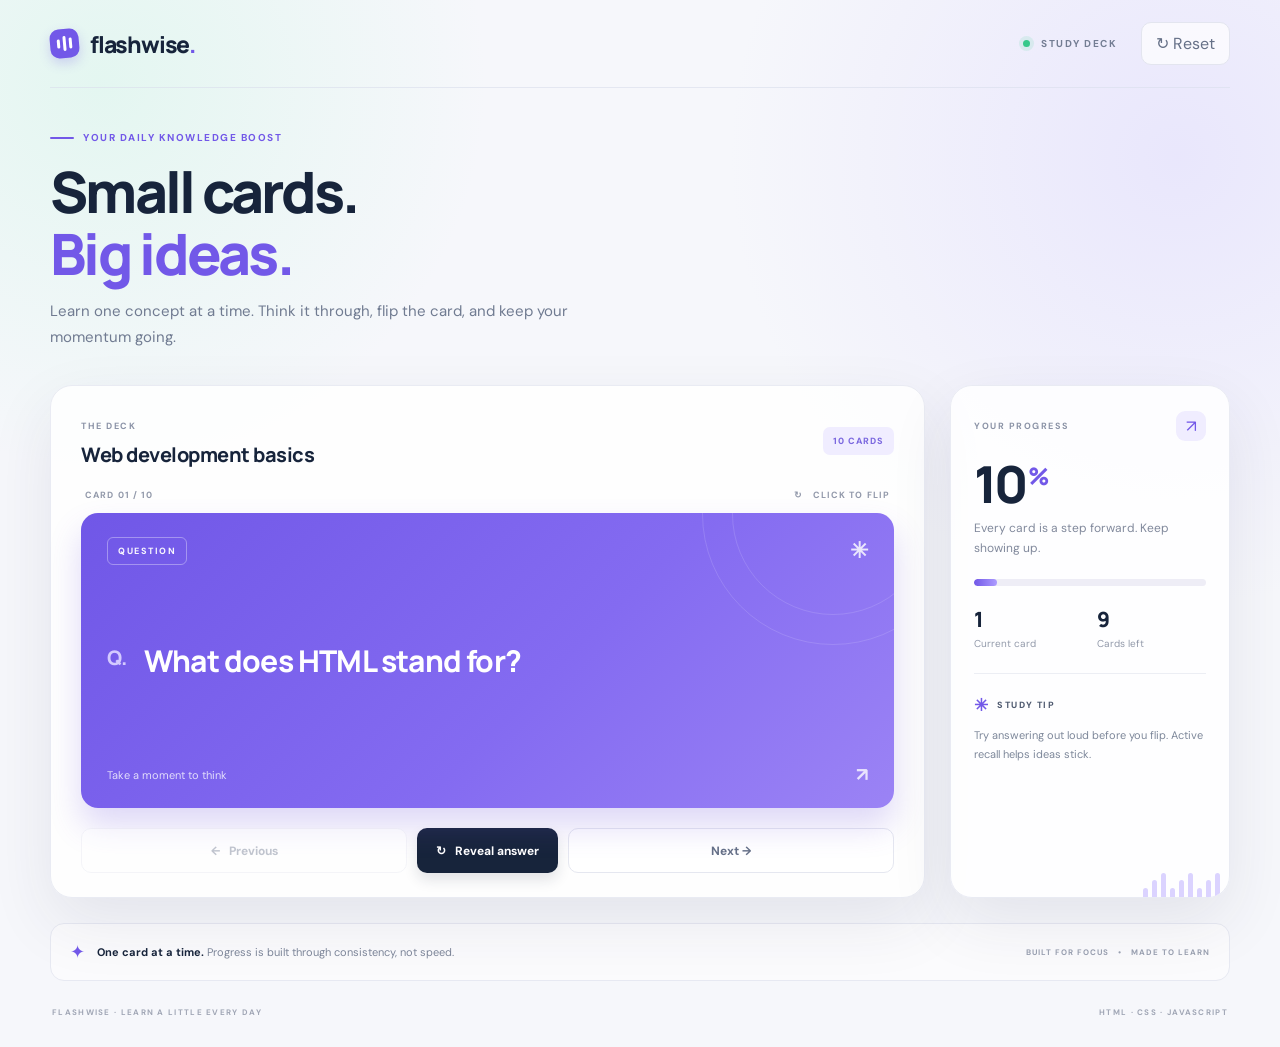
<file: index.html>
<!DOCTYPE html>
<html lang="en">
<head>
<meta charset="UTF-8"><meta name="viewport" content="width=device-width, initial-scale=1.0">
<meta name="description" content="A clean, interactive flashcard deck for web development revision.">
<title>Flashwise — Flashcard Deck</title><link rel="stylesheet" href="style.css"><script src="script.js" defer></script>
</head>
<body>
<div class="shell">
<header class="topbar"><a class="brand" href="#"><span class="logo"><i></i><i></i><i></i></span>flashwise<span class="dot">.</span></a><div class="top-actions"><span class="deck-label"><b></b> STUDY DECK</span><button id="resetBtn" class="reset">↻ <span>Reset</span></button></div></header>
<main>
<section class="intro"><div class="eyebrow"><span></span> YOUR DAILY KNOWLEDGE BOOST</div><h1>Small cards.<br><em>Big ideas.</em></h1><p>Learn one concept at a time. Think it through, flip the card, and keep your momentum going.</p></section>
<section class="layout"><div class="study-panel"><div class="deck-heading"><div><small>THE DECK</small><h2>Web development basics</h2></div><span class="count">10 CARDS</span></div>
<div class="card-meta"><span id="cardNumber">CARD 01 / 10</span><span>↻ &nbsp; CLICK TO FLIP</span></div>
<button class="flashcard" id="flashcard" type="button" aria-label="Flip flashcard to reveal answer" aria-pressed="false"><span class="inner" id="cardInner"><span class="face front"><span class="face-top"><small>QUESTION</small><b>✳</b></span><span class="content"><strong>Q.</strong><span id="questionText">What does HTML stand for?</span></span><span class="face-bottom">Take a moment to think <b>↗</b></span></span><span class="face back"><span class="face-top"><small>ANSWER</small><b>✦</b></span><span class="content"><strong>A.</strong><span id="answerText">HyperText Markup Language.</span></span><span class="face-bottom">Nice! Keep it moving <b>✦</b></span></span></span></button>
<div class="navigation"><button class="nav" id="prevBtn" disabled>← &nbsp; Previous</button><button class="reveal" id="flipBtn">↻ &nbsp; Reveal answer</button><button class="nav" id="nextBtn">Next &nbsp; →</button></div></div>
<aside class="progress-panel"><div class="panel-top"><small>YOUR PROGRESS</small><span class="trend">↗</span></div><div class="percent"><span id="progressPercent">10</span><sup>%</sup></div><p class="progress-copy">Every card is a step forward. Keep showing up.</p><div class="track" id="progressBar" role="progressbar" aria-label="Deck progress" aria-valuemin="0" aria-valuemax="100" aria-valuenow="10"><span id="progressFill"></span></div><div class="stats"><div><strong id="currentProgress">1</strong><small>Current card</small></div><div><strong id="cardsRemaining">9</strong><small>Cards left</small></div></div><hr><div class="tip-title"><span>✳</span> STUDY TIP</div><p class="tip-copy">Try answering out loud before you flip. Active recall helps ideas stick.</p><div class="bars" aria-hidden="true"><i></i><i></i><i></i><i></i><i></i><i></i><i></i><i></i><i></i><i></i></div></aside></section>
<section class="note"><span>✦</span><p><strong>One card at a time.</strong> Progress is built through consistency, not speed.</p><small>BUILT FOR FOCUS &nbsp; • &nbsp; MADE TO LEARN</small></section>
</main><footer><span>FLASHWISE · LEARN A LITTLE EVERY DAY</span><span>HTML · CSS · JAVASCRIPT</span></footer></div>
</body></html>
</file>
<file: style.css>
@import url('https://fonts.googleapis.com/css2?family=DM+Sans:wght@400;500;600;700&family=Manrope:wght@400;500;600;700;800&display=swap');
:root{--ink:#17243b;--muted:#7a8499;--paper:#f6f7fb;--purple:#7258e8;--mint:#bff5dc;--line:#e8eaf2;--shadow:0 24px 65px rgba(41,48,83,.09)}
*{box-sizing:border-box}body{margin:0;min-height:100vh;color:var(--ink);font-family:'DM Sans',sans-serif;background:radial-gradient(circle at 8% 8%,#bff5dc55,transparent 24rem),radial-gradient(circle at 92% 15%,#cfc6ff55,transparent 28rem),var(--paper)}button{font:inherit}.shell{width:min(1180px,calc(100% - 64px));margin:auto}.topbar{height:88px;display:flex;align-items:center;justify-content:space-between;border-bottom:1px solid #dce0edaa}.brand{display:flex;align-items:center;text-decoration:none;color:var(--ink);font:800 23px Manrope,sans-serif;letter-spacing:-1.2px}.dot{color:var(--purple)}.logo{width:29px;height:29px;margin-right:11px;display:flex;align-items:center;justify-content:center;gap:3px;background:var(--purple);border-radius:9px;transform:rotate(-5deg);box-shadow:0 5px 12px #7258e83d}.logo i{width:3px;border-radius:4px;background:white}.logo i:nth-child(1){height:9px}.logo i:nth-child(2){height:15px}.logo i:nth-child(3){height:11px}.top-actions{display:flex;align-items:center;gap:24px}.deck-label,.eyebrow,.card-meta,footer{font-size:10px;letter-spacing:1.5px;font-weight:700}.deck-label{color:#737d93}.deck-label b{display:inline-block;width:7px;height:7px;margin-right:8px;background:#36c88a;border-radius:50%;box-shadow:0 0 0 4px #36c88a1f}.reset{border:1px solid #e3e5ef;background:#ffffffb8;color:#657087;border-radius:10px;padding:10px 14px;cursor:pointer}.reset:hover{color:var(--purple);border-color:#cfc5ff}.intro{padding:43px 0 35px}.eyebrow{display:flex;align-items:center;gap:9px;color:var(--purple);margin-bottom:17px}.eyebrow span{width:24px;height:2px;background:var(--purple);border-radius:2px}h1{margin:0;font:800 clamp(39px,5vw,57px)/1.08 Manrope,sans-serif;letter-spacing:-2.7px}h1 em{color:var(--purple);font-style:normal}.intro p{max-width:530px;color:#707b91;font-size:15px;line-height:1.7;margin:15px 0 0}.layout{display:grid;grid-template-columns:minmax(0,1fr) 280px;gap:25px;align-items:stretch}.study-panel,.progress-panel{background:#ffffffdb;border:1px solid #e9ebf3;border-radius:22px;box-shadow:var(--shadow)}.study-panel{padding:27px 30px 24px}.deck-heading{display:flex;align-items:center;justify-content:space-between;margin-bottom:21px}.deck-heading small,.panel-top small{font-size:9px;letter-spacing:1.5px;color:#8b93a7;font-weight:700}.deck-heading h2{font:750 20px Manrope,sans-serif;margin:7px 0 0;letter-spacing:-.5px}.count{color:#7b68df;background:#f0edff;border-radius:7px;padding:8px 10px;font-size:9px;font-weight:800;letter-spacing:1px}.card-meta{display:flex;justify-content:space-between;color:#9299aa;font-size:9px;letter-spacing:1.1px;margin:0 4px 12px}.flashcard{display:block;width:100%;height:295px;border:0;border-radius:17px;padding:0;text-align:left;cursor:pointer;background:transparent;color:inherit;perspective:1200px;outline-offset:5px}.inner{display:block;position:relative;height:100%;width:100%;transform-style:preserve-3d;transition:transform .65s cubic-bezier(.2,.75,.25,1)}.flashcard.is-flipped .inner{transform:rotateY(180deg)}.face{position:absolute;inset:0;display:flex;flex-direction:column;justify-content:space-between;padding:23px 26px 21px;border-radius:17px;backface-visibility:hidden;-webkit-backface-visibility:hidden;overflow:hidden}.front{color:white;background:linear-gradient(135deg,#7057e7,#846bf1 57%,#9b83f5);box-shadow:0 18px 32px #6d53e038}.front:before,.front:after{content:'';position:absolute;border:1px solid #ffffff22;border-radius:50%;pointer-events:none}.front:before{width:260px;height:260px;right:-70px;top:-130px}.front:after{width:200px;height:200px;right:-40px;top:-100px}.back{color:var(--ink);background:linear-gradient(135deg,#d8f9e9,#b9f0d8);transform:rotateY(180deg);box-shadow:0 18px 32px #39a07521}.back:before{content:'';position:absolute;width:230px;height:230px;right:-100px;bottom:-145px;border:1px solid #237a5829;border-radius:50%}.face-top,.face-bottom{display:flex;align-items:center;justify-content:space-between;position:relative;z-index:1}.face-top small{display:inline-block;padding:7px 10px;border:1px solid #ffffff59;border-radius:6px;color:#fffffff0;font-size:9px;font-weight:800;letter-spacing:1.5px}.face-top b{font-size:22px;color:#ffffffd1}.back .face-top small{border-color:#1d6f4f40;color:#237a58}.back .face-top b{color:#26875e}.content{display:flex;gap:17px;align-items:flex-start;position:relative;z-index:1;padding-bottom:4px}.content strong{font:800 20px Manrope,sans-serif;color:#d4caff;padding-top:3px}.back .content strong{color:#23845c}.content span{display:block;max-width:510px;font:750 clamp(21px,2.8vw,30px)/1.35 Manrope,sans-serif;letter-spacing:-.8px}.face-bottom{color:#ffffffc7;font-size:11px}.face-bottom b{font-size:19px}.back .face-bottom{color:#32785b}.navigation{display:grid;grid-template-columns:1fr auto 1fr;gap:10px;align-items:center;margin-top:20px}.nav,.reveal{border-radius:10px;min-height:45px;cursor:pointer;transition:.2s;font-size:12px;font-weight:700}.nav{border:1px solid #e5e7f0;background:white;color:#657087;padding:0 14px}.nav:hover:not(:disabled){border-color:#c8bfff;color:var(--purple);transform:translateY(-1px)}.nav:disabled{opacity:.4;cursor:not-allowed}.reveal{border:0;padding:0 19px;color:white;background:var(--ink);box-shadow:0 7px 14px #17243b1f;white-space:nowrap}.reveal:hover{background:var(--purple);transform:translateY(-1px)}.progress-panel{padding:25px 23px;position:relative;overflow:hidden}.panel-top{display:flex;justify-content:space-between;align-items:center}.trend{display:grid;place-items:center;width:30px;height:30px;color:var(--purple);background:#f0edff;border-radius:9px;font-size:17px}.percent{margin-top:17px;font:800 51px/1 Manrope,sans-serif;letter-spacing:-3px}.percent sup{color:var(--purple);font-size:24px;margin-left:3px;letter-spacing:-1px}.progress-copy{color:#81899c;font-size:12px;line-height:1.65;margin:10px 0 20px}.track{height:7px;background:#eeedf6;border-radius:10px;overflow:hidden}.track span{display:block;height:100%;width:10%;background:linear-gradient(90deg,#7157e7,#ad9cff);border-radius:inherit;transition:width .35s}.stats{display:grid;grid-template-columns:1fr 1fr;gap:13px;margin:19px 0 23px}.stats div{display:flex;flex-direction:column;gap:4px}.stats strong{font:800 21px Manrope,sans-serif}.stats small{color:#9299aa;font-size:10px}hr{border:0;border-top:1px solid #eceef4;margin:0 0 20px}.tip-title{display:flex;align-items:center;gap:8px;color:#4f5a70;font-size:9px;font-weight:800;letter-spacing:1.4px}.tip-title span{color:var(--purple);font-size:17px}.tip-copy{color:#7d879a;font-size:11px;line-height:1.75;margin:10px 0 0}.bars{position:absolute;bottom:0;right:0;height:27px;display:flex;align-items:end;gap:4px;opacity:.55}.bars i{display:block;width:5px;background:#bdb0ff;border-radius:4px 4px 0 0}.bars i:nth-child(3n+1){height:9px}.bars i:nth-child(3n+2){height:17px}.bars i:nth-child(3n){height:24px}.note{margin:25px 0 0;padding:16px 19px;display:flex;align-items:center;gap:12px;border:1px solid #e7e9f2;background:#ffffff99;border-radius:14px}.note>span{color:var(--purple);font-size:18px}.note p{margin:0;color:#7c8598;font-size:11px}.note p strong{color:var(--ink)}.note small{color:#9aa1b1;font-size:8px;letter-spacing:1px;margin-left:auto;white-space:nowrap;font-weight:700}footer{display:flex;justify-content:space-between;color:#a0a6b5;font-size:8px;padding:26px 2px 30px;letter-spacing:1.3px}
@media(max-width:900px){.shell{width:min(calc(100% - 36px),720px)}.layout{grid-template-columns:1fr}.progress-panel{display:grid;grid-template-columns:1fr 1fr;column-gap:22px;align-items:center}.panel-top,.percent,.progress-copy,.track,.stats{grid-column:1}.panel-top{align-self:start}.percent{margin-top:9px}.progress-copy{margin:7px 0 12px}.stats{margin:13px 0 0}.progress-panel hr,.tip-title,.tip-copy{grid-column:2}.progress-panel hr{grid-row:1;height:100%;width:1px;justify-self:start;margin:0}.tip-title{grid-row:1;align-self:start;margin-left:18px}.tip-copy{grid-row:1;align-self:center;margin:20px 0 0 18px}}
@media(max-width:560px){.shell{width:calc(100% - 28px)}.topbar{height:72px}.brand{font-size:20px}.deck-label{display:none}.intro{padding:34px 0 27px}h1{letter-spacing:-1.8px}.intro p{font-size:13px}.study-panel{padding:20px 14px 17px;border-radius:17px}.deck-heading h2{font-size:17px}.count{font-size:8px;padding:7px 8px}.flashcard{height:270px}.face{padding:19px 18px 18px}.content{gap:10px}.content span{letter-spacing:-.5px}.navigation{grid-template-columns:1fr 1fr;gap:9px}.reveal{grid-column:1/-1;grid-row:1}.nav{min-height:42px}.progress-panel{padding:20px 17px;column-gap:12px}.percent{font-size:42px}.tip-title{margin-left:12px}.tip-copy{margin-left:12px;font-size:10px}.note{align-items:flex-start;padding:14px}.note small{display:none}footer{font-size:7px;letter-spacing:.7px}}
@media(prefers-reduced-motion:reduce){*,*:before,*:after{transition-duration:.01ms!important;animation-duration:.01ms!important;scroll-behavior:auto!important}}
</file>
